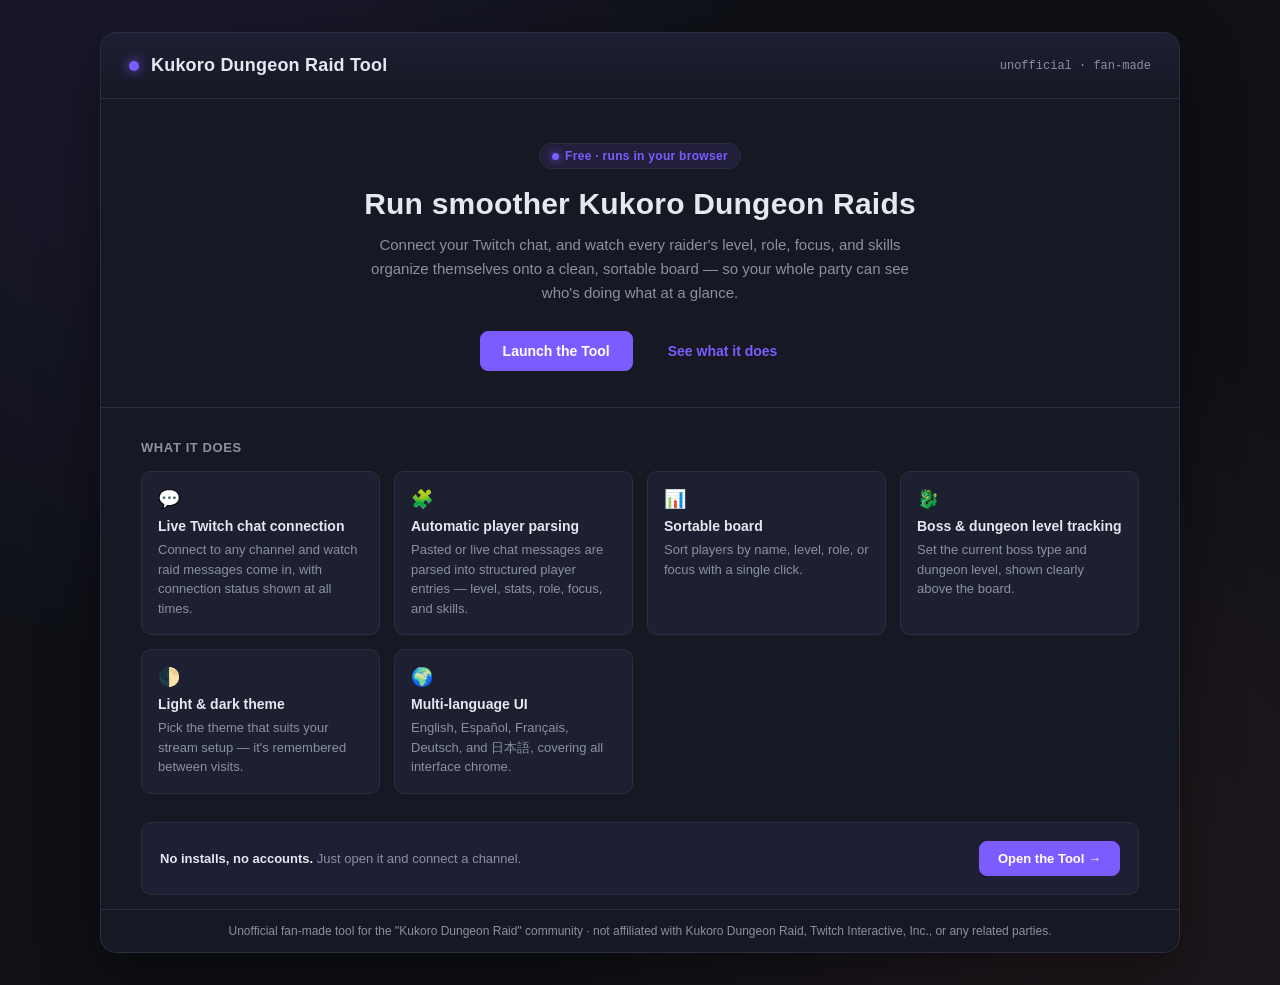
<file: index.html>
<!DOCTYPE html>
<html lang="en">
<head>
<meta charset="UTF-8">
<meta name="viewport" content="width=device-width, initial-scale=1">
<title>Kukoro Dungeon Raid Tool</title>
<meta name="description" content="A free companion tool for running Kukoro Dungeon Raid events on Twitch — live chat parsing, a sortable player board, and boss tracking.">

<link rel="stylesheet" href="style.css">
<style>
  /* ---- Landing-page-only additions ----
     Everything else (colors, .app shell, .section, buttons, .footer) is
     reused as-is from style.css so this page matches the tool exactly. */

  .hero {
    padding: 44px 40px 36px;
    text-align: center;
    border-bottom: 1px solid var(--border);
  }

  .hero-badge {
    display: inline-flex;
    align-items: center;
    gap: 6px;
    padding: 5px 12px;
    border-radius: 20px;
    background: rgba(124,92,255,0.1);
    border: 1px solid var(--border);
    color: var(--accent);
    font-size: 12px;
    font-weight: 700;
    letter-spacing: 0.3px;
    margin-bottom: 18px;
  }

  .hero-badge .dot {
    width: 7px;
    height: 7px;
    border-radius: 50%;
    background: var(--accent);
    box-shadow: 0 0 8px var(--accent);
  }

  .hero h1 {
    margin: 0 0 12px;
    font-size: 30px;
    font-weight: 700;
    letter-spacing: 0.2px;
  }

  .hero p.lede {
    max-width: 560px;
    margin: 0 auto 26px;
    color: var(--text-dim);
    font-size: 15px;
    line-height: 1.6;
  }

  .hero-actions {
    display: flex;
    justify-content: center;
    gap: 12px;
    flex-wrap: wrap;
  }

  .hero-actions a.primary,
  .hero-actions a.ghost {
    display: inline-flex;
    align-items: center;
    justify-content: center;
    width: auto;
    text-decoration: none;
    padding: 11px 22px;
    border-radius: 8px;
    font-size: 14px;
    font-weight: 600;
    border: 1px solid var(--border);
    transition: background 0.15s ease, transform 0.05s ease, border-color 0.15s ease;
  }

  .hero-actions a.primary {
    background: var(--accent);
    border-color: var(--accent);
    color: #fff;
  }

  .hero-actions a.primary:hover { background: #6c4cf0; }

  .hero-actions a.ghost {
    background: transparent;
    border-color: transparent;
    color: var(--accent);
  }

  .hero-actions a.ghost:hover { background: rgba(124,92,255,0.1); }

  .hero-actions a:active { transform: translateY(1px); }

  .content-body {
    padding: 32px 40px 8px;
  }

  .content-body h2 {
    margin: 0 0 16px;
    font-size: 13px;
    font-weight: 700;
    text-transform: uppercase;
    letter-spacing: 0.6px;
    color: var(--text-dim);
  }

  .feature-grid {
    display: grid;
    grid-template-columns: repeat(auto-fit, minmax(220px, 1fr));
    gap: 14px;
    margin-bottom: 8px;
  }

  .feature-card {
    background: var(--panel-2);
    border: 1px solid var(--border);
    border-radius: 10px;
    padding: 16px;
  }

  .feature-card .icon {
    font-size: 18px;
    margin-bottom: 8px;
    display: block;
  }

  .feature-card h3 {
    margin: 0 0 6px;
    font-size: 14px;
    font-weight: 600;
    color: var(--text);
  }

  .feature-card p {
    margin: 0;
    font-size: 13px;
    line-height: 1.5;
    color: var(--text-dim);
  }

  .cta-strip {
    margin: 28px 0 6px;
    padding: 18px;
    background: rgba(124,92,255,0.08);
    border: 1px solid var(--border);
    border-radius: 10px;
    display: flex;
    align-items: center;
    justify-content: space-between;
    gap: 16px;
    flex-wrap: wrap;
  }

  .cta-strip .text {
    font-size: 13px;
    color: var(--text-dim);
  }

  .cta-strip .text strong {
    color: var(--text);
  }

  .cta-strip a.primary {
    display: inline-flex;
    align-items: center;
    justify-content: center;
    width: auto;
    text-decoration: none;
    padding: 9px 18px;
    border-radius: 8px;
    font-size: 13px;
    font-weight: 600;
    background: var(--accent);
    border: 1px solid var(--accent);
    color: #fff;
    white-space: nowrap;
  }

  .cta-strip a.primary:hover { background: #6c4cf0; }

  @media (max-width: 600px) {
    .hero { padding: 32px 20px 28px; }
    .content-body { padding: 24px 20px 8px; }
    .hero h1 { font-size: 24px; }
  }
</style>
</head>

<body>

<div class="app">

  <div class="title-bar">
    <div class="mark"></div>
    <h1>Kukoro Dungeon Raid Tool</h1>
    <div class="sub">unofficial &middot; fan-made</div>
  </div>

  <div class="hero">
    <div class="hero-badge"><span class="dot"></span> Free &middot; runs in your browser</div>
    <h1>Run smoother Kukoro Dungeon Raids</h1>
    <p class="lede">Connect your Twitch chat, and watch every raider's level, role, focus, and skills organize themselves onto a clean, sortable board — so your whole party can see who's doing what at a glance.</p>
    <div class="hero-actions">
      <a class="primary" href="kukoro-tool/index.html">Launch the Tool</a>
      <a class="ghost" href="#features">See what it does</a>
    </div>
  </div>

  <div class="content-body" id="features">
    <h2>What it does</h2>
    <div class="feature-grid">
      <div class="feature-card">
        <span class="icon">💬</span>
        <h3>Live Twitch chat connection</h3>
        <p>Connect to any channel and watch raid messages come in, with connection status shown at all times.</p>
      </div>
      <div class="feature-card">
        <span class="icon">🧩</span>
        <h3>Automatic player parsing</h3>
        <p>Pasted or live chat messages are parsed into structured player entries — level, stats, role, focus, and skills.</p>
      </div>
      <div class="feature-card">
        <span class="icon">📊</span>
        <h3>Sortable board</h3>
        <p>Sort players by name, level, role, or focus with a single click.</p>
      </div>
      <div class="feature-card">
        <span class="icon">🐉</span>
        <h3>Boss &amp; dungeon level tracking</h3>
        <p>Set the current boss type and dungeon level, shown clearly above the board.</p>
      </div>
      <div class="feature-card">
        <span class="icon">🌓</span>
        <h3>Light &amp; dark theme</h3>
        <p>Pick the theme that suits your stream setup — it's remembered between visits.</p>
      </div>
      <div class="feature-card">
        <span class="icon">🌍</span>
        <h3>Multi-language UI</h3>
        <p>English, Español, Français, Deutsch, and 日本語, covering all interface chrome.</p>
      </div>
    </div>

    <div class="cta-strip">
      <div class="text"><strong>No installs, no accounts.</strong> Just open it and connect a channel.</div>
      <a class="primary" href="kukoro-tool/index.html">Open the Tool &rarr;</a>
    </div>
  </div>

  <div class="footer">
    Unofficial fan-made tool for the "Kukoro Dungeon Raid" community &middot; not affiliated with Kukoro Dungeon Raid, Twitch Interactive, Inc., or any related parties.
  </div>

</div>

</body>
</html>
</file>
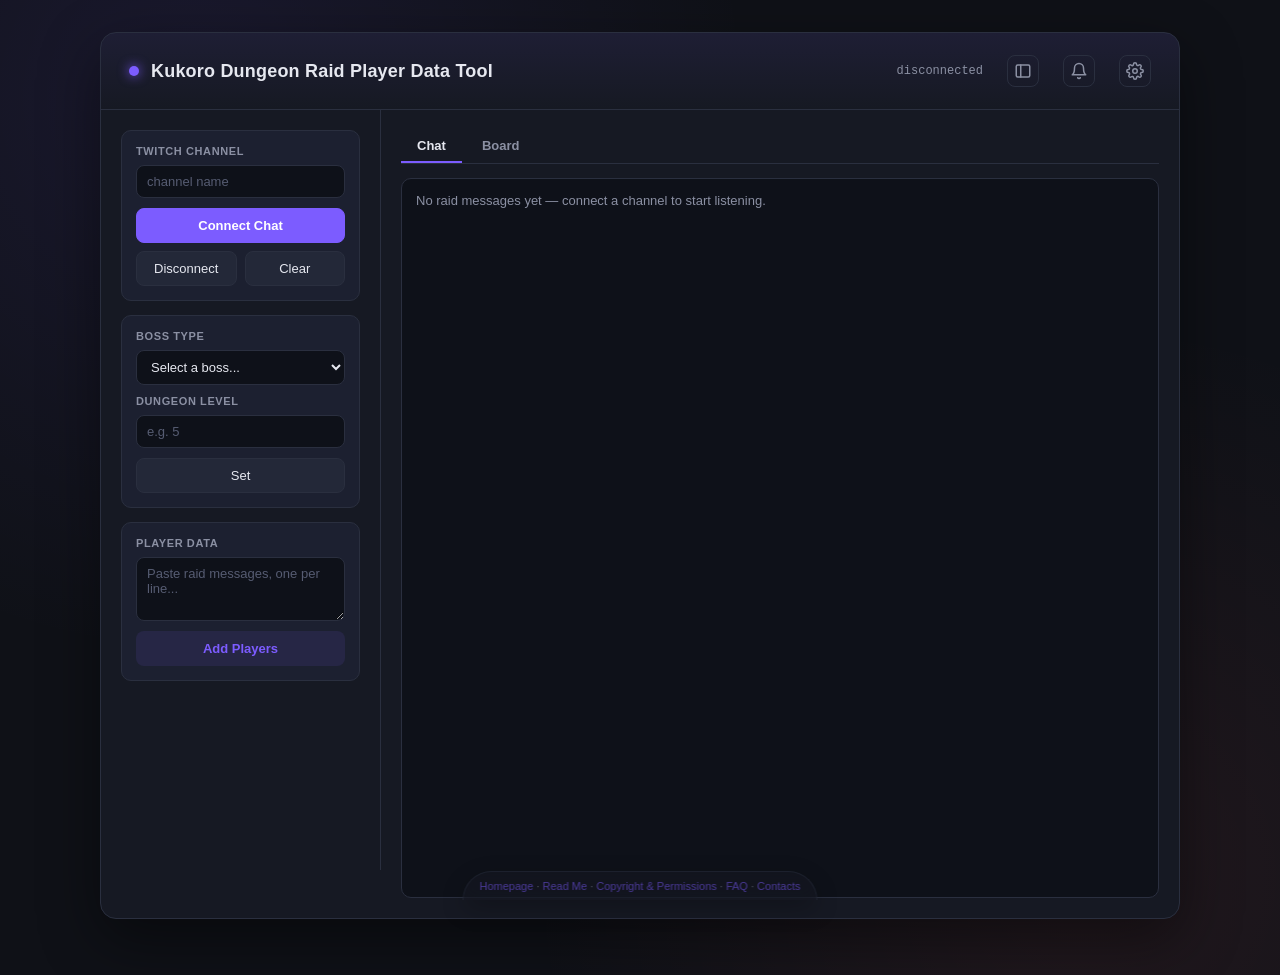
<file: kukoro-tool/index.html>
<!DOCTYPE html>
<html lang="en">
<head>
<meta charset="UTF-8">
<title>Kukoro Dungeon Raid Player Data Tool</title>

<link rel="stylesheet" href="style.css">
</head>

<body>

<div class="app">

  <div class="title-bar">
    <div class="mark"></div>
    <h1 data-i18n="app_title">Kukoro Dungeon Raid Player Data Tool</h1>
    <div class="sub" id="statusText">disconnected</div>
    <button class="icon-btn" onclick="toggleSidebar()" title="Toggle sidebar" aria-label="Toggle sidebar" data-i18n-title="toggle_sidebar_title" data-i18n-aria="toggle_sidebar_title">
      <svg viewBox="0 0 24 24" width="18" height="18" fill="none" stroke="currentColor" stroke-width="2" stroke-linecap="round" stroke-linejoin="round">
        <rect x="3" y="4" width="18" height="16" rx="2"></rect>
        <line x1="9" y1="4" x2="9" y2="20"></line>
      </svg>
    </button>
    <div class="bell-wrap">
      <button class="icon-btn" id="translationBellBtn" onclick="toggleNotifPanel()" title="Notifications" aria-label="Notifications" data-i18n-title="notifications_title" data-i18n-aria="notifications_title">
        <span class="notif-badge" id="bellNotifBadge"></span>
        <svg viewBox="0 0 24 24" width="18" height="18" fill="none" stroke="currentColor" stroke-width="2" stroke-linecap="round" stroke-linejoin="round">
          <path d="M18 8a6 6 0 0 0-12 0c0 7-3 9-3 9h18s-3-2-3-9"></path>
          <path d="M13.73 21a2 2 0 0 1-3.46 0"></path>
        </svg>
      </button>

      <div class="notif-panel" id="notifPanel">
        <div class="notif-panel-header">
          <span data-i18n="notifications_panel_title">Notifications</span>
          <button class="notif-clear-btn" id="notifClearBtn" onclick="clearAllNotifications()" data-i18n="notifications_clear_btn">Clear all</button>
        </div>
        <div class="notif-list" id="notifList"></div>
      </div>
    </div>
    <button class="icon-btn" onclick="openSettings()" title="Settings" aria-label="Settings" data-i18n-title="settings_title" data-i18n-aria="settings_title">
      <svg viewBox="0 0 24 24" width="18" height="18" fill="none" stroke="currentColor" stroke-width="2" stroke-linecap="round" stroke-linejoin="round">
        <circle cx="12" cy="12" r="3"></circle>
        <path d="M19.4 15a1.65 1.65 0 0 0 .33 1.82l.06.06a2 2 0 1 1-2.83 2.83l-.06-.06a1.65 1.65 0 0 0-1.82-.33 1.65 1.65 0 0 0-1 1.51V21a2 2 0 0 1-4 0v-.09A1.65 1.65 0 0 0 9 19.4a1.65 1.65 0 0 0-1.82.33l-.06.06a2 2 0 1 1-2.83-2.83l.06-.06a1.65 1.65 0 0 0 .33-1.82 1.65 1.65 0 0 0-1.51-1H3a2 2 0 0 1 0-4h.09A1.65 1.65 0 0 0 4.6 9a1.65 1.65 0 0 0-.33-1.82l-.06-.06a2 2 0 1 1 2.83-2.83l.06.06a1.65 1.65 0 0 0 1.82.33H9a1.65 1.65 0 0 0 1-1.51V3a2 2 0 0 1 4 0v.09a1.65 1.65 0 0 0 1 1.51 1.65 1.65 0 0 0 1.82-.33l.06-.06a2 2 0 1 1 2.83 2.83l-.06.06a1.65 1.65 0 0 0-.33 1.82V9a1.65 1.65 0 0 0 1.51 1H21a2 2 0 0 1 0 4h-.09a1.65 1.65 0 0 0-1.51 1z"></path>
      </svg>
    </button>
  </div>

  <div class="main-area">

    <!-- SIDEBAR -->
    <div class="sidebar">

      <div class="section">
        <div class="field-label" data-i18n="twitch_channel_label">Twitch Channel</div>
        <input id="channelInput" type="text" placeholder="channel name" data-i18n-placeholder="channel_placeholder">
        <button class="primary" onclick="connect()" data-i18n="connect_chat_btn">Connect Chat</button>
        <div class="button-row">
          <button class="danger" onclick="disconnect()" data-i18n="disconnect_btn">Disconnect</button>
          <button class="danger" onclick="resetTool()" data-i18n="clear_btn">Clear</button>
        </div>
      </div>

      <div class="section">
        <div class="field-label" data-i18n="boss_type_label">Boss Type</div>
        <select id="bossTypeSelect" onchange="onBossTypeSelectChange()">
          <option value="" data-i18n="select_boss_option">Select a boss...</option>
          <option value="Bat">Bat</option>
          <option value="Cyclops">Cyclops</option>
          <option value="Dragon">Dragon</option>
          <option value="Gargoyle">Gargoyle</option>
          <option value="Goblin">Goblin</option>
          <option value="Gorgon">Gorgon</option>
          <option value="Imp">Imp</option>
          <option value="Lizard">Lizard</option>
          <option value="Minotaur">Minotaur</option>
          <option value="Orc">Orc</option>
          <option value="Shadow">Shadow</option>
          <option value="Skeleton">Skeleton</option>
          <option value="Slime">Slime</option>
          <option value="Spider">Spider</option>
          <option value="Troll">Troll</option>
          <option value="WereWolf">WereWolf</option>
          <option value="Wolf">Wolf</option>
          <option value="Zombie">Zombie</option>
          <option value="__custom__" data-i18n="boss_custom_option">Other (type your own)...</option>
        </select>
        <input id="bossTypeCustomInput" type="text" placeholder="Enter custom boss type" style="display:none;" data-i18n-placeholder="boss_custom_placeholder">

        <div class="field-label" style="margin-top:10px;" data-i18n="dungeon_level_label">Dungeon Level</div>
        <input id="dungeonLevelInput" type="number" min="1" step="1" placeholder="e.g. 5" data-i18n-placeholder="dungeon_level_placeholder">

        <button onclick="setBossType()" data-i18n="set_btn">Set</button>
      </div>

      <div class="section">
        <div class="field-label" data-i18n="player_data_label">Player Data</div>
        <textarea id="playerDataInput" placeholder="Paste raid messages, one per line..." data-i18n-placeholder="player_data_placeholder"></textarea>
        <button class="ghost" style="background:rgba(124,92,255,0.1)" onclick="addPlayersFromTextarea()" data-i18n="add_players_btn">Add Players</button>

      </div>

    </div>

    <!-- MAIN CONTENT -->
    <div class="content">
      <div class="tabs">
        <button class="tab-btn active" id="tabBtnChat" onclick="switchTab('chat')" data-i18n="tab_chat">Chat</button>
        <button class="tab-btn" id="tabBtnBoard" onclick="switchTab('board')" data-i18n="tab_board">Board</button>
      </div>

      <div id="chatPanel" class="panel active">
        <div id="chat" class="chat"></div>
      </div>

      <div id="boardPanel" class="panel">
        <div id="bossTypeDisplay" class="boss-type-display" style="display:none;">
          <span id="bossTypeGroup" style="display:inline-flex; align-items:center; gap:8px;">
            <span class="field-label" style="margin:0;" data-i18n="boss_label">Boss</span>
            <span id="bossTypeValue"></span>
          </span>
          <span id="dungeonLevelDisplay" style="display:none; align-items:center; gap:8px;">
            <span class="field-label" style="margin:0 0 0 10px;" data-i18n="dungeon_level_label">Dungeon Level</span>
            <span id="dungeonLevelValue"></span>
          </span>
        </div>
        <div class="board-header">
          <div class="sort-header" id="sortHeader-name" onclick="toggleSort('name')"><span data-i18n="header_players">Players</span> <span id="playerCount"></span><span class="sort-arrow"></span></div>
          <div class="sort-header" id="sortHeader-level" onclick="toggleSort('level')"><span data-i18n="header_level">Level</span><span class="sort-arrow"></span></div>
          <div data-i18n="header_stats">Stats</div>
          <div class="sort-header" id="sortHeader-role" onclick="toggleSort('role')"><span data-i18n="header_role">Role</span><span class="sort-arrow"></span></div>
          <div class="sort-header" id="sortHeader-focus" onclick="toggleSort('focus')"><span data-i18n="header_focus">Focus</span><span class="sort-arrow"></span></div>
          <div data-i18n="header_skills">Skills</div>
        </div>
        <div id="board" class="board"></div>
      </div>
    </div>

  </div>

</div>

<div class="footer-island" data-i18n-html="footer_html">
  <a href="https://www.damr.site/" target="_blank" rel="noopener noreferrer">Homepage</a> · <a href="#" onclick="openToolReadme(); return false;">Read Me</a> · <a href="#" onclick="readMe(); return false;">Copyright &amp; Permissions</a> · <a href="#" onclick="openFaq(); return false;">FAQ</a> · <a href="#" onclick="openContacts(); return false;">Contacts</a>
</div>

<!-- FAQ MODAL -->
<div class="modal-overlay" id="faqOverlay" onclick="if(event.target===this) closeFaq()">
  <div class="modal">
    <div class="modal-header">
      <h2 data-i18n="faq_title">FAQ</h2>
      <button class="icon-btn" onclick="closeFaq()" aria-label="Close FAQ" data-i18n-aria="close_faq_aria">
        <svg viewBox="0 0 24 24" width="16" height="16" fill="none" stroke="currentColor" stroke-width="2" stroke-linecap="round" stroke-linejoin="round">
          <line x1="18" y1="6" x2="6" y2="18"></line>
          <line x1="6" y1="6" x2="18" y2="18"></line>
        </svg>
      </button>
    </div>

    <div class="section faq-body">
      <div class="faq-item">
        <div class="faq-q" data-i18n="faq_q1">How do I start tracking a raid?</div>
        <div class="faq-a" data-i18n="faq_a1">Enter a Twitch channel name that you would like to track in the sidebar and click "Connect Chat". Once connected, raid messages will appear in the Chat tab and matching players will be added to the Board automatically.</div>
      </div>

      <div class="faq-item">
        <div class="faq-q" data-i18n="faq_q2">Why aren't players showing up on the Board?</div>
        <div class="faq-a" data-i18n="faq_a2">Make sure you're connected to the correct channel and that chat messages follow the expected raid message format. You can also paste raid messages directly into the "Player Data" box and click "Add Players" to add them manually.</div>
      </div>

      <div class="faq-item">
        <div class="faq-q" data-i18n="faq_q3">Can I set a boss type and dungeon level?</div>
        <div class="faq-a" data-i18n="faq_a3">Yes. Choose a boss from the dropdown (or enter a custom one), set the dungeon level, and click "Set" to display them at the top of the Board tab.</div>
      </div>

      <div class="faq-item">
        <div class="faq-q" data-i18n="faq_q4">What does "Export Board Text" do?</div>
        <div class="faq-a" data-i18n="faq_a4">It collects roles, focuses, and skills currently shown on the Board so they can be translated or reviewed elsewhere. Found under Settings.</div>
      </div>

      <div class="faq-item">
        <div class="faq-q" data-i18n="faq_q5">How do I clear everything and start over?</div>
        <div class="faq-a" data-i18n="faq_a5">The website automatically tracks the end of the raid, and clears the board. For manual clear,
click "Disconnect" to leave the channel, then "Clear" to reset the chat log and Board.</div>
      </div>
    </div>
  </div>
</div>

<!-- CONTACTS MODAL -->
<div class="modal-overlay" id="contactsOverlay" onclick="if(event.target===this) closeContacts()">
  <div class="modal">
    <div class="modal-header">
      <h2 data-i18n="contacts_title">Contacts</h2>
      <button class="icon-btn" onclick="closeContacts()" aria-label="Close Contacts" data-i18n-aria="close_contacts_aria">
        <svg viewBox="0 0 24 24" width="16" height="16" fill="none" stroke="currentColor" stroke-width="2" stroke-linecap="round" stroke-linejoin="round">
          <line x1="18" y1="6" x2="6" y2="18"></line>
          <line x1="6" y1="6" x2="18" y2="18"></line>
        </svg>
      </button>
    </div>

    <div class="section">
      <div class="contact-item">
        <span class="contact-name" data-i18n="contact_twitch">Twitch</span>
        <a href="https://twitch.tv/damr66" target="_blank" rel="noopener noreferrer">twitch.tv/damr66</a>
      </div>
      <div class="contact-item">
        <span class="contact-name" data-i18n="contact_discord">Discord</span>
        <span class="contact-value">damr</span>
      </div>
    </div>
  </div>
</div>

<!-- SETTINGS MODAL -->
<div class="modal-overlay" id="settingsOverlay" onclick="if(event.target===this) closeSettings()">
  <div class="modal">
    <div class="modal-header">
      <h2 data-i18n="settings_title">Settings</h2>
      <button class="icon-btn" onclick="closeSettings()" aria-label="Close settings" data-i18n-aria="close_settings_aria">
        <svg viewBox="0 0 24 24" width="16" height="16" fill="none" stroke="currentColor" stroke-width="2" stroke-linecap="round" stroke-linejoin="round">
          <line x1="18" y1="6" x2="6" y2="18"></line>
          <line x1="6" y1="6" x2="18" y2="18"></line>
        </svg>
      </button>
    </div>

    <div class="section">
      <div class="field-label" data-i18n="theme_label">Theme</div>
      <button id="themeToggleBtn" onclick="toggleDarkMode()">Toggle Theme</button>
    </div>

    <div class="section">
      <div class="field-label" data-i18n="board_text_log_label">Board Text (for translation)</div>
      <button id="exportBoardTextBtn" onclick="exportBoardTextLog()">
        <span data-i18n="export_board_text_btn">Export Board Text</span><span class="export-badge" id="exportBadge" style="display:none;"></span>
      </button>
    </div>

    <div class="section">
      <div class="field-label" data-i18n="language_label">Language</div>
      <select id="languageSelect" onchange="changeLanguage(this.value)">
        <option value="en">English</option>
        <option value="es">Español</option>
        <option value="fr">Français</option>
        <option value="de">Deutsch</option>
        <option value="ja">日本語</option>
      </select>
    </div>
  </div>
</div>

<!-- TOOL README MODAL -->
<div class="modal-overlay" id="toolReadmeOverlay" onclick="if(event.target===this) closeToolReadme()">
  <div class="modal">
    <div class="modal-header">
      <h2 data-i18n="tool_readme_title">Read Me</h2>
      <button class="icon-btn" onclick="closeToolReadme()" aria-label="Close Read Me" data-i18n-aria="close_tool_readme_aria">
        <svg viewBox="0 0 24 24" width="16" height="16" fill="none" stroke="currentColor" stroke-width="2" stroke-linecap="round" stroke-linejoin="round">
          <line x1="18" y1="6" x2="6" y2="18"></line>
          <line x1="6" y1="6" x2="18" y2="18"></line>
        </svg>
      </button>
    </div>

    <div class="section readme-body">
      <h3>Kukoro Dungeon Raid Player Data Tool</h3>
      <p>A web tool that makes running a Kukoro Dungeon Raid on Twitch more comfortable for everyone.</p>
      <p>It connects to a Twitch channel's chat, parses the raid messages players post (level, stats, role, focus, skills), and lays them out on a clean, sortable board so the whole party can see who's doing what at a glance.</p>

      <h3>Features</h3>
      <ul>
        <li>Live Twitch chat connection — connect to any channel and watch raid messages come in, with connection status shown at all times.</li>
        <li>Automatic player parsing — pastes or live chat messages are parsed into structured player entries (level, stats, role, focus, skills) and added to the board.</li>
        <li>Sortable board — sort players by name, level, role, or focus with a click.</li>
        <li>Boss / Dungeon Level tracking — set the current boss type (pick from a list or type your own) and dungeon level, shown above the board.</li>
        <li>Manual editing — add, edit, or remove players by hand; click a player's name or a skill to highlight it red/green.</li>
        <li>Notifications — a bell icon surfaces things that need attention.</li>
        <li>Light/dark theme, remembered between visits.</li>
        <li>Multi-language UI — English, Español, Français, Deutsch, and 日本語, covering all interface chrome (labels, buttons, tooltips, alerts).</li>
        <li>Board text translation workflow — the board also displays free-text pulled straight from raid chat (role/focus/skill descriptions) that isn't part of the UI dictionary. The tool tracks which of these strings are already known (via <code>board_translations.js</code>) versus still pending, and hands to a translator.</li>
        <li>Works fully offline / from disk — all scripts are loaded as plain <code>&lt;script&gt;</code> tags, so the tool works even when <code>index.html</code> is opened directly as a local file, not just when served over http(s).</li>
      </ul>
    </div>
  </div>
</div>

<!-- READ ME MODAL -->
<div class="modal-overlay" id="readmeOverlay" onclick="if(event.target===this) closeReadme()">
  <div class="modal">
    <div class="modal-header">
      <h2 data-i18n="readme_title">Read Me</h2>
      <button class="icon-btn" onclick="closeReadme()" aria-label="Close Read Me" data-i18n-aria="close_readme_aria">
        <svg viewBox="0 0 24 24" width="16" height="16" fill="none" stroke="currentColor" stroke-width="2" stroke-linecap="round" stroke-linejoin="round">
          <line x1="18" y1="6" x2="6" y2="18"></line>
          <line x1="6" y1="6" x2="18" y2="18"></line>
        </svg>
      </button>
    </div>

    <div class="section readme-body">
      <h3>Copyright &amp; Permissions</h3>
      <p>Copyright &copy; 2026 the Kukoro Dungeon Raid Player Data Tool contributors.</p>
      <p>Permission is hereby granted, free of charge, to any person obtaining a copy of this software and associated documentation files (the "Software"), to deal in the Software without restriction, including without limitation the rights to use, copy, modify, merge, publish, distribute, sublicense, and/or sell copies of the Software, and to permit persons to whom the Software is furnished to do so, subject to the following conditions:</p>
      <p>The above copyright notice and this permission notice shall be included in all copies or substantial portions of the Software.</p>
      <p>THE SOFTWARE IS PROVIDED "AS IS", WITHOUT WARRANTY OF ANY KIND, EXPRESS OR IMPLIED, INCLUDING BUT NOT LIMITED TO THE WARRANTIES OF MERCHANTABILITY, FITNESS FOR A PARTICULAR PURPOSE AND NONINFRINGEMENT. IN NO EVENT SHALL THE AUTHORS OR COPYRIGHT HOLDERS BE LIABLE FOR ANY CLAIM, DAMAGES OR OTHER LIABILITY, WHETHER IN AN ACTION OF CONTRACT, TORT OR OTHERWISE, ARISING FROM, OUT OF OR IN CONNECTION WITH THE SOFTWARE OR THE USE OR OTHER DEALINGS IN THE SOFTWARE.</p>

      <h3>Not affiliated</h3>
      <p>This is an unofficial, fan-made companion tool for organizing "Kukoro Dungeon Raid" community events on Twitch. It is not affiliated with, endorsed by, or sponsored by the creators of Kukoro Dungeon Raid, Twitch Interactive, Inc., or any related parties. All game names, trademarks, and in-game terminology referenced (boss names, skill text, etc.) belong to their respective owners and are used here only for identification and interoperability purposes.</p>

      <h3>Third-party data</h3>
      <p>Player-submitted chat messages parsed by this tool remain the property of the players who wrote them. This tool does not claim ownership over any in-game text, player names, or chat content it displays or processes.</p>
    </div>
  </div>
</div>

<script src="patterns.js"></script>
<script src="board_translations.js"></script>
<script src="skill_translations.js"></script>
<script src="script.js"></script>

</body>
</html>
</file>
<file: style.css>
:root {
    --bg: #0f1117;
    --panel: #161923;
    --panel-2: #1c2030;
    --border: #2a2f3f;
    --text: #e6e8f0;
    --text-dim: #8b90a3;
    --accent: #7c5cff;
    --accent-2: #ff6b6b;
    --success: #35d68f;
    --input-bg: #0e1119;
    --placeholder: #565c72;
    --button-bg: #232838;
    --button-bg-hover: #2a3044;
    --button-border-hover: #3a4159;
    --shadow: rgba(0,0,0,0.45);
    --shadow-modal: rgba(0,0,0,0.5);
    --overlay: rgba(0,0,0,0.6);
    --surface-hover: rgba(255,255,255,0.03);
    --row-hover: rgba(255,255,255,0.06);
    --bg-glow-1: rgba(124,92,255,0.10);
    --bg-glow-2: rgba(255,107,107,0.08);
    --title-glow: rgba(124,92,255,0.08);
    --warn: #e0c341;
  }

  /* Light theme overrides. Toggled via the Settings > Theme button, which
     sets data-theme="light" on <html> and persists the choice to
     localStorage so it's restored on the next visit. Built as its own
     palette rather than an inverted dark theme: a soft lavender-tinted
     canvas, a bright white app shell that lifts off it with a colored
     shadow, and cards/inputs a shade apart from each other for depth. */
  :root[data-theme="light"] {
    --bg: #e9ebf5;
    --panel: #ffffff;
    --panel-2: #f2f3fa;
    --border: #dee1ee;
    --text: #1f2130;
    --text-dim: #6b7086;
    --accent: #6d42f5;
    --accent-2: #e2505b;
    --success: #16966d;
    --input-bg: #fbfbfe;
    --placeholder: #9aa0b8;
    --button-bg: #f0f1f8;
    --button-bg-hover: #e6e8f4;
    --button-border-hover: #c9cce3;
    --shadow: rgba(83,66,159,0.16);
    --shadow-modal: rgba(58,46,110,0.22);
    --overlay: rgba(30,26,50,0.4);
    --surface-hover: rgba(70,55,150,0.04);
    --row-hover: rgba(70,55,150,0.06);
    --bg-glow-1: rgba(124,92,255,0.10);
    --bg-glow-2: rgba(255,107,107,0.08);
    --title-glow: rgba(124,92,255,0.10);
    --warn: #b8860a;
  }

  * { box-sizing: border-box; }

  body {
    margin: 0;
    background: var(--bg);
    background-image:
      radial-gradient(circle at 15% 10%, var(--bg-glow-1), transparent 40%),
      radial-gradient(circle at 85% 90%, var(--bg-glow-2), transparent 40%);
    font-family: 'Inter', -apple-system, BlinkMacSystemFont, 'Segoe UI', sans-serif;
    color: var(--text);
    display: flex;
    justify-content: center;
    padding: 32px 16px;
    min-height: 100vh;
  }

  .app {
    width: 100%;
    max-width: 1080px;
    background: var(--panel);
    border: 1px solid var(--border);
    border-radius: 16px;
    overflow: hidden;
    box-shadow: 0 20px 60px var(--shadow);
    display: flex;
    flex-direction: column;
  }

  .title-bar {
    padding: 22px 28px;
    border-bottom: 1px solid var(--border);
    display: flex;
    align-items: center;
    gap: 12px;
    background: linear-gradient(180deg, var(--title-glow), transparent);
  }

  .title-bar .mark {
    width: 10px;
    height: 10px;
    border-radius: 50%;
    background: var(--accent);
    box-shadow: 0 0 12px var(--accent);
  }

  .title-bar h1 {
    margin: 0;
    font-size: 18px;
    font-weight: 600;
    letter-spacing: 0.2px;
  }

  .title-bar .sub {
    margin-left: auto;
    font-size: 12px;
    color: var(--text-dim);
    font-family: 'SFMono-Regular', Consolas, monospace;
  }

  .main-area {
    display: flex;
  }

  .sidebar {
    width: 280px;
    padding: 20px;
    border-right: 1px solid var(--border);
    overflow-y: auto;
    max-height: 760px;
    background: var(--panel);
    flex-shrink: 0;
    transition: width 0.2s ease, padding 0.2s ease, border-color 0.2s ease;
    overflow-x: hidden;
  }

  .sidebar.collapsed {
    width: 0;
    padding-left: 0;
    padding-right: 0;
    border-right-color: transparent;
  }

  .sidebar.collapsed > * {
    display: none;
  }

  .section {
    background: var(--panel-2);
    border: 1px solid var(--border);
    border-radius: 10px;
    padding: 14px;
    margin-bottom: 14px;
  }

  .field-label {
    font-size: 11px;
    font-weight: 600;
    text-transform: uppercase;
    letter-spacing: 0.6px;
    color: var(--text-dim);
    margin-bottom: 8px;
  }

  .field-label .value {
    color: var(--text);
    font-weight: 700;
    text-transform: none;
    letter-spacing: 0;
    margin-left: 6px;
  }

  textarea, input {
    display: block;
    width: 100%;
    background: var(--input-bg);
    color: var(--text);
    border: 1px solid var(--border);
    border-radius: 8px;
    padding: 8px 10px;
    font-family: inherit;
    font-size: 13px;
    resize: vertical;
    margin-bottom: 10px;
  }

  textarea { height: 64px; }

  textarea::placeholder, input::placeholder { color: var(--placeholder); }

  textarea:focus, input:focus, button:focus-visible {
    outline: none;
    border-color: var(--accent);
    box-shadow: 0 0 0 3px rgba(124,92,255,0.25);
  }

  button {
    display: block;
    width: 100%;
    padding: 9px 0;
    background: var(--button-bg);
    color: var(--text);
    border: 1px solid var(--border);
    border-radius: 8px;
    font-family: inherit;
    font-size: 13px;
    font-weight: 500;
    cursor: pointer;
    transition: background 0.15s ease, transform 0.05s ease, border-color 0.15s ease;
    margin-bottom: 8px;
  }

  button:last-child { margin-bottom: 0; }

  button:hover {
    background: var(--button-bg-hover);
    border-color: var(--button-border-hover);
  }

  button:active {
    transform: translateY(1px);
  }

  button.primary {
    background: var(--accent);
    border-color: var(--accent);
    color: #fff;
    font-weight: 600;
  }

  button.primary:hover {
    background: #6c4cf0;
  }

  button.ghost {
    background: transparent;
    border-color: transparent;
    color: var(--accent);
    font-weight: 600;
  }

  button.ghost:hover {
    background: rgba(124,92,255,0.1);
  }

  button.danger:hover {
    border-color: var(--accent-2);
    color: var(--accent-2);
  }

  .button-row {
    display: flex;
    gap: 8px;
  }

  .button-row button {
    margin-bottom: 0;
  }

  .icon-btn {
    position: relative;
    display: flex;
    align-items: center;
    justify-content: center;
    width: 32px;
    height: 32px;
    padding: 0;
    margin: 0 0 0 12px;
    background: transparent;
    border: 1px solid var(--border);
    border-radius: 8px;
    color: var(--text-dim);
    cursor: pointer;
    transition: color 0.15s ease, border-color 0.15s ease, background 0.15s ease;
  }

  .icon-btn:hover {
    color: var(--text);
    border-color: var(--accent);
    background: rgba(124,92,255,0.1);
  }

  /* Small red counter shown on the Settings gear once new, un-exported
     board text (roles/focuses/skills) has been logged, and again next to
     the export button itself — both hidden until there's something new. */
  .notif-badge {
    display: none;
    position: absolute;
    top: -6px;
    right: -6px;
    min-width: 16px;
    height: 16px;
    padding: 0 4px;
    border-radius: 8px;
    background: var(--accent-2);
    color: #fff;
    font-size: 10px;
    font-weight: 700;
    line-height: 16px;
    text-align: center;
    pointer-events: none;
  }

  .notif-badge.visible {
    display: block;
  }

  /* The bell's icon (and border) picks up the same red as its badge while
     something new is waiting, so it reads as "lit up" even before you spot
     the number — same idea as an unread-mail icon. */
  #translationBellBtn.has-notifications {
    color: var(--accent-2);
    border-color: var(--accent-2);
  }

  .export-badge {
    display: inline-block;
    margin-left: 6px;
    padding: 1px 6px;
    border-radius: 10px;
    background: var(--accent-2);
    color: #fff;
    font-size: 11px;
    font-weight: 700;
  }

  /* Bell button + its notification dropdown. The wrapper is the positioning
     context so the panel hangs directly under the bell instead of being
     centered on screen like the Settings modal. */
  .bell-wrap {
    position: relative;
  }

  .notif-panel {
    display: none;
    position: absolute;
    top: calc(100% + 8px);
    right: 0;
    width: 320px;
    max-height: 380px;
    background: var(--panel);
    border: 1px solid var(--border);
    border-radius: 12px;
    box-shadow: 0 20px 60px var(--shadow-modal);
    z-index: 100;
    flex-direction: column;
    overflow: hidden;
  }

  .notif-panel.open {
    display: flex;
  }

  .notif-panel-header {
    display: flex;
    align-items: center;
    justify-content: space-between;
    padding: 12px 14px;
    border-bottom: 1px solid var(--border);
    font-size: 13px;
    font-weight: 600;
    flex-shrink: 0;
  }

  .notif-clear-btn {
    display: inline-block;
    width: auto;
    background: none;
    border: none;
    padding: 0;
    margin: 0;
    color: var(--text-dim);
    font-size: 11px;
    font-weight: 600;
    cursor: pointer;
    transition: color 0.15s ease;
  }

  .notif-clear-btn:hover {
    background: none;
    border-color: transparent;
    color: var(--accent-2);
  }

  .notif-list {
    overflow-y: auto;
  }

  /* Newest notification is always prepended, so top-of-list == most recent
     with no separate grouping/sorting logic needed at render time. */
  .notif-item {
    display: flex;
    flex-direction: column;
    gap: 3px;
    padding: 10px 14px;
    border-bottom: 1px solid var(--border);
  }

  .notif-item:last-child {
    border-bottom: none;
  }

  .notif-item-text {
    font-size: 13px;
    color: var(--text);
    line-height: 1.4;
  }

  .notif-item-time {
    font-size: 11px;
    color: var(--text-dim);
  }

  .notif-empty {
    padding: 24px 14px;
    text-align: center;
    font-size: 12px;
    color: var(--text-dim);
  }

  .modal-overlay {
    display: none;
    position: fixed;
    inset: 0;
    background: var(--overlay);
    align-items: center;
    justify-content: center;
    z-index: 100;
  }

  .modal-overlay.open {
    display: flex;
  }

  .modal {
    width: 320px;
    background: var(--panel);
    border: 1px solid var(--border);
    border-radius: 12px;
    padding: 20px;
    box-shadow: 0 20px 60px var(--shadow-modal);
  }

  .modal-header {
    display: flex;
    align-items: center;
    justify-content: space-between;
    margin-bottom: 16px;
  }

  .modal-header h2 {
    margin: 0;
    font-size: 15px;
    font-weight: 600;
  }

  .modal .section {
    margin-bottom: 12px;
  }

  .modal .section:last-child {
    margin-bottom: 0;
  }

  select {
    display: block;
    width: 100%;
    background: var(--input-bg);
    color: var(--text);
    border: 1px solid var(--border);
    border-radius: 8px;
    padding: 8px 10px;
    font-family: inherit;
    font-size: 13px;
  }

  select:focus {
    outline: none;
    border-color: var(--accent);
    box-shadow: 0 0 0 3px rgba(124,92,255,0.25);
  }

  .content {
    flex: 1;
    padding: 20px;
    display: flex;
    flex-direction: column;
  }

  .tabs {
    display: flex;
    gap: 4px;
    margin-bottom: 14px;
    border-bottom: 1px solid var(--border);
  }

  .tab-btn {
    display: inline-block;
    width: auto;
    margin: 0;
    padding: 8px 16px;
    background: transparent;
    border: none;
    border-bottom: 2px solid transparent;
    border-radius: 0;
    color: var(--text-dim);
    font-weight: 600;
  }

  .tab-btn:hover {
    background: rgba(124,92,255,0.08);
    color: var(--text);
  }

  .tab-btn.active {
    color: var(--text);
    border-bottom-color: var(--accent);
  }

  .panel {
    display: none;
    flex: 1;
  }

  .panel.active {
    display: block;
  }

  .chat-name {
    color: var(--accent-2);
    font-weight: 700;
    margin-right: 4px;
  }

  .board {
    height: 720px;
    overflow-y: auto;
    border: 1px solid var(--border);
    border-radius: 10px;
    padding: 14px;
    background: var(--input-bg);
    display: flex;
    flex-direction: column;
    gap: 8px;
  }

  .board:empty::before {
    content: "No players yet — they'll appear here once detected in chat or added manually.";
    color: var(--text-dim);
    font-size: 13px;
  }

  .boss-type-display {
    display: flex;
    align-items: center;
    gap: 8px;
    padding: 8px 14px;
    margin-bottom: 12px;
    background: rgba(124,92,255,0.1);
    border: 1px solid var(--border);
    border-radius: 8px;
    font-size: 14px;
    font-weight: 700;
    color: var(--accent);
    width: fit-content;
  }

  .board-header, .player-row {
    display: grid;
    grid-template-columns: 118px 42px 122px 80px 70px 1.6fr;
    gap: 10px;
    align-items: center;
  }

  .board-header {
    padding: 0 14px 8px 14px;
    border-bottom: 1px solid var(--border);
    font-size: 11px;
    font-weight: 600;
    text-transform: uppercase;
    letter-spacing: 0.6px;
    color: var(--text-dim);
  }

  .sort-header {
    cursor: pointer;
    user-select: none;
    display: flex;
    align-items: center;
    gap: 4px;
    transition: color 0.15s ease;
  }

  .sort-header:hover {
    color: var(--text);
  }

  .sort-header.active {
    color: var(--accent);
  }

  .sort-arrow {
    font-size: 9px;
    line-height: 1;
    width: 8px;
    display: inline-block;
  }

  .player-row {
    position: relative;
    background: var(--panel-2);
    border: 1px solid var(--border);
    border-radius: 8px;
    padding: 10px 66px 10px 14px;
  }

  .player-row.player-row-out {
    background: rgba(255,107,107,0.12);
    border-color: rgba(255,107,107,0.35);
  }

  .row-action-btn {
    position: absolute;
    top: 50%;
    transform: translateY(-50%);
    width: 24px;
    height: 24px;
    padding: 0;
    margin: 0;
    display: flex;
    align-items: center;
    justify-content: center;
    background: var(--surface-hover);
    border: 1px solid var(--border);
    border-radius: 6px;
    color: var(--text-dim);
    cursor: pointer;
    transition: color 0.15s ease, border-color 0.15s ease, background 0.15s ease;
  }

  .edit-row-btn {
    right: 38px;
  }

  .edit-row-btn:hover {
    color: var(--accent);
    border-color: var(--accent);
    background: rgba(124,92,255,0.1);
  }

  .remove-row-btn {
    right: 8px;
  }

  .remove-row-btn:hover {
    color: var(--accent-2);
    border-color: var(--accent-2);
    background: rgba(255,107,107,0.1);
  }

  .player-row.add-row {
    padding-right: 14px;
  }

  .player-row .player-name {
    font-weight: 700;
    font-size: 13px;
    display: inline-block;
    padding: 3px 5px;
    border-radius: 5px;
    cursor: pointer;
    min-width: 0;
    max-width: 100%;
    overflow: hidden;
    text-overflow: ellipsis;
    white-space: nowrap;
    vertical-align: middle;
  }

  .player-row .player-name.name-green {
    color: var(--success);
  }

  .player-row .player-name.name-red {
    color: var(--accent-2);
  }

  .player-row .player-level {
    font-size: 13px;
    font-weight: 600;
    color: var(--text);
  }

  .player-row .player-level.level-low {
    color: var(--success);
  }

  .player-row .player-level.level-mid {
    color: var(--warn);
  }

  .player-row .player-level.level-high {
    color: var(--accent-2);
  }

  .player-row .player-stats {
    font-size: 12px;
    color: var(--text-dim);
  }

  .player-row .player-role {
    font-size: 13px;
  }

  .player-row .player-focus {
    font-size: 12px;
    color: var(--text-dim);
    text-transform: capitalize;
  }

  .player-row .player-focus.has-focus {
    color: var(--success);
  }

  .player-row .player-focus.mixed-focus {
    color: var(--warn);
  }

  .player-row .player-skills {
    font-size: 12px;
    color: var(--text);
    line-height: 1.5;
  }

  .player-row .player-skills .skill-num {
    color: var(--accent);
    font-weight: 600;
    margin-right: 4px;
  }

  .player-row .player-skills .skill-item {
    padding: 3px 5px;
    border-radius: 5px;
    cursor: pointer;
    transition: background 0.15s ease;
  }

  .player-row .player-skills .skill-item + .skill-item {
    margin-top: 3px;
  }

  .player-row .player-skills .skill-item:hover {
    background: var(--row-hover);
  }

  .player-row .player-skills .skill-item.skill-red {
    color: var(--accent-2);
    background: rgba(255,107,107,0.12);
  }

  .player-row .player-skills .skill-item.skill-red:hover {
    background: rgba(255,107,107,0.2);
  }

  .player-row .player-skills .skill-item.skill-green {
    color: var(--success);
    background: rgba(53,214,143,0.12);
  }

  .player-row .player-skills .skill-item.skill-green:hover {
    background: rgba(53,214,143,0.2);
  }

  .player-row .player-skills .skill-item.skill-yellow {
    color: #e0c341;
    background: rgba(224,195,65,0.14);
  }

  .player-row .player-skills .skill-item.skill-yellow:hover {
    background: rgba(224,195,65,0.22);
  }

  .add-row-trigger {
    display: flex;
    align-items: center;
    justify-content: center;
    gap: 6px;
    padding: 10px 14px;
    border: 1px dashed var(--border);
    border-radius: 8px;
    color: var(--text-dim);
    font-size: 13px;
    font-weight: 500;
    cursor: pointer;
    transition: color 0.15s ease, border-color 0.15s ease, background 0.15s ease;
  }

  .add-row-trigger:hover {
    color: var(--accent);
    border-color: var(--accent);
    background: rgba(124,92,255,0.08);
  }

  .add-row-trigger .plus-icon {
    font-size: 16px;
    font-weight: 700;
    line-height: 1;
  }

  .player-row.add-row {
    border-color: var(--accent);
    align-items: start;
  }

  .add-row .add-input {
    background: var(--input-bg);
    color: var(--text);
    border: 1px solid var(--border);
    border-radius: 6px;
    padding: 6px 8px;
    font-family: inherit;
    font-size: 12px;
    width: 100%;
    margin: 0;
  }

  .add-row .add-input:focus {
    outline: none;
    border-color: var(--accent);
    box-shadow: 0 0 0 2px rgba(124,92,255,0.25);
  }

  .add-skills-cell {
    display: flex;
    flex-direction: column;
    gap: 6px;
  }

  .add-skills-cell textarea {
    background: var(--input-bg);
    color: var(--text);
    border: 1px solid var(--border);
    border-radius: 6px;
    padding: 6px 8px;
    font-family: inherit;
    font-size: 12px;
    width: 100%;
    height: 48px;
    margin: 0;
    resize: vertical;
  }

  .add-skills-cell textarea:focus {
    outline: none;
    border-color: var(--accent);
    box-shadow: 0 0 0 2px rgba(124,92,255,0.25);
  }

  .add-row-actions {
    display: flex;
    gap: 6px;
  }

  .add-row-actions button {
    margin: 0;
    padding: 5px 0;
    font-size: 12px;
  }

  .add-row-actions button.danger:hover {
    border-color: var(--accent-2);
    color: var(--accent-2);
  }

  .chat {
    height: 720px;
    overflow-y: auto;
    border: 1px solid var(--border);
    border-radius: 10px;
    padding: 14px;
    font-size: 13px;
    background: var(--input-bg);
  }

  .chat:empty::before {
    content: "No raid messages yet — connect a channel to start listening.";
    color: var(--text-dim);
    font-size: 13px;
  }

  .msg {
    display: flex;
    gap: 8px;
    align-items: baseline;
    padding: 8px 10px;
    border-radius: 8px;
    margin-bottom: 6px;
    background: var(--panel-2);
    border: 1px solid var(--border);
  }

  /* Zeatrise bot messages get a yellow highlight so they stand out from
     regular [KUKORO] raid messages in the chat log. */
  .msg.zeatrise {
    background: rgba(255, 214, 0, 0.08);
    border-color: rgba(255, 214, 0, 0.45);
  }

  .msg.zeatrise .chat-name {
    color: var(--warn);
  }

  .tag {
    color: var(--success);
    font-weight: 700;
    font-size: 11px;
    letter-spacing: 0.3px;
    font-family: 'SFMono-Regular', Consolas, monospace;
  }

  .name {
    color: var(--accent);
    font-weight: 600;
  }

  .msg .text {
    color: var(--text);
  }

  .footer {
    text-align: center;
    padding: 14px;
    font-size: 12px;
    color: var(--text-dim);
    border-top: 1px solid var(--border);
  }

  .footer a {
    color: var(--accent);
    text-decoration: none;
  }

  .footer a:hover {
    text-decoration: underline;
  }

  .sidebar::-webkit-scrollbar, .chat::-webkit-scrollbar { width: 8px; }
  .sidebar::-webkit-scrollbar-thumb, .chat::-webkit-scrollbar-thumb {
    background: var(--border);
    border-radius: 4px;
  }
</file>
<file: kukoro-tool/style.css>
:root {
    --bg: #0f1117;
    --panel: #161923;
    --panel-2: #1c2030;
    --border: #2a2f3f;
    --text: #e6e8f0;
    --text-dim: #8b90a3;
    --accent: #7c5cff;
    --accent-2: #ff6b6b;
    --success: #35d68f;
    --input-bg: #0e1119;
    --placeholder: #565c72;
    --button-bg: #232838;
    --button-bg-hover: #2a3044;
    --button-border-hover: #3a4159;
    --shadow: rgba(0,0,0,0.45);
    --shadow-modal: rgba(0,0,0,0.5);
    --overlay: rgba(0,0,0,0.6);
    --surface-hover: rgba(255,255,255,0.03);
    --row-hover: rgba(255,255,255,0.06);
    --bg-glow-1: rgba(124,92,255,0.10);
    --bg-glow-2: rgba(255,107,107,0.08);
    --title-glow: rgba(124,92,255,0.08);
    --warn: #e0c341;
  }

  /* Light theme overrides. Toggled via the Settings > Theme button, which
     sets data-theme="light" on <html> and persists the choice to
     localStorage so it's restored on the next visit. Built as its own
     palette rather than an inverted dark theme: a soft lavender-tinted
     canvas, a bright white app shell that lifts off it with a colored
     shadow, and cards/inputs a shade apart from each other for depth. */
  :root[data-theme="light"] {
    --bg: #e9ebf5;
    --panel: #ffffff;
    --panel-2: #f2f3fa;
    --border: #dee1ee;
    --text: #1f2130;
    --text-dim: #6b7086;
    --accent: #6d42f5;
    --accent-2: #e2505b;
    --success: #16966d;
    --input-bg: #fbfbfe;
    --placeholder: #9aa0b8;
    --button-bg: #f0f1f8;
    --button-bg-hover: #e6e8f4;
    --button-border-hover: #c9cce3;
    --shadow: rgba(83,66,159,0.16);
    --shadow-modal: rgba(58,46,110,0.22);
    --overlay: rgba(30,26,50,0.4);
    --surface-hover: rgba(70,55,150,0.04);
    --row-hover: rgba(70,55,150,0.06);
    --bg-glow-1: rgba(124,92,255,0.10);
    --bg-glow-2: rgba(255,107,107,0.08);
    --title-glow: rgba(124,92,255,0.10);
    --warn: #b8860a;
  }

  * { box-sizing: border-box; }

  body {
    margin: 0;
    background: var(--bg);
    background-image:
      radial-gradient(circle at 15% 10%, var(--bg-glow-1), transparent 40%),
      radial-gradient(circle at 85% 90%, var(--bg-glow-2), transparent 40%);
    font-family: 'Inter', -apple-system, BlinkMacSystemFont, 'Segoe UI', sans-serif;
    color: var(--text);
    display: flex;
    justify-content: center;
    padding: 32px 16px 56px;
    min-height: 100vh;
  }

  .app {
    width: 100%;
    max-width: 1080px;
    background: var(--panel);
    border: 1px solid var(--border);
    border-radius: 16px;
    overflow: hidden;
    box-shadow: 0 20px 60px var(--shadow);
    display: flex;
    flex-direction: column;
  }

  .title-bar {
    padding: 22px 28px;
    border-bottom: 1px solid var(--border);
    display: flex;
    align-items: center;
    gap: 12px;
    background: linear-gradient(180deg, var(--title-glow), transparent);
  }

  .title-bar .mark {
    width: 10px;
    height: 10px;
    border-radius: 50%;
    background: var(--accent);
    box-shadow: 0 0 12px var(--accent);
  }

  .title-bar h1 {
    margin: 0;
    font-size: 18px;
    font-weight: 600;
    letter-spacing: 0.2px;
  }

  .title-bar .sub {
    margin-left: auto;
    font-size: 12px;
    color: var(--text-dim);
    font-family: 'SFMono-Regular', Consolas, monospace;
  }

  .main-area {
    display: flex;
  }

  .sidebar {
    width: 280px;
    padding: 20px;
    border-right: 1px solid var(--border);
    overflow-y: auto;
    max-height: 760px;
    background: var(--panel);
    flex-shrink: 0;
    transition: width 0.2s ease, padding 0.2s ease, border-color 0.2s ease;
    overflow-x: hidden;
  }

  .sidebar.collapsed {
    width: 0;
    padding-left: 0;
    padding-right: 0;
    border-right-color: transparent;
  }

  .sidebar.collapsed > * {
    display: none;
  }

  .section {
    background: var(--panel-2);
    border: 1px solid var(--border);
    border-radius: 10px;
    padding: 14px;
    margin-bottom: 14px;
  }

  .field-label {
    font-size: 11px;
    font-weight: 600;
    text-transform: uppercase;
    letter-spacing: 0.6px;
    color: var(--text-dim);
    margin-bottom: 8px;
  }

  .field-label .value {
    color: var(--text);
    font-weight: 700;
    text-transform: none;
    letter-spacing: 0;
    margin-left: 6px;
  }

  textarea, input {
    display: block;
    width: 100%;
    background: var(--input-bg);
    color: var(--text);
    border: 1px solid var(--border);
    border-radius: 8px;
    padding: 8px 10px;
    font-family: inherit;
    font-size: 13px;
    resize: vertical;
    margin-bottom: 10px;
  }

  textarea { height: 64px; }

  textarea::placeholder, input::placeholder { color: var(--placeholder); }

  textarea:focus, input:focus, button:focus-visible {
    outline: none;
    border-color: var(--accent);
    box-shadow: 0 0 0 3px rgba(124,92,255,0.25);
  }

  button {
    display: block;
    width: 100%;
    padding: 9px 0;
    background: var(--button-bg);
    color: var(--text);
    border: 1px solid var(--border);
    border-radius: 8px;
    font-family: inherit;
    font-size: 13px;
    font-weight: 500;
    cursor: pointer;
    transition: background 0.15s ease, transform 0.05s ease, border-color 0.15s ease;
    margin-bottom: 8px;
  }

  button:last-child { margin-bottom: 0; }

  button:hover {
    background: var(--button-bg-hover);
    border-color: var(--button-border-hover);
  }

  button:active {
    transform: translateY(1px);
  }

  button.primary {
    background: var(--accent);
    border-color: var(--accent);
    color: #fff;
    font-weight: 600;
  }

  button.primary:hover {
    background: #6c4cf0;
  }

  button.ghost {
    background: transparent;
    border-color: transparent;
    color: var(--accent);
    font-weight: 600;
  }

  button.ghost:hover {
    background: rgba(124,92,255,0.1);
  }

  button.danger:hover {
    border-color: var(--accent-2);
    color: var(--accent-2);
  }

  .button-row {
    display: flex;
    gap: 8px;
  }

  .button-row button {
    margin-bottom: 0;
  }

  .icon-btn {
    position: relative;
    display: flex;
    align-items: center;
    justify-content: center;
    width: 32px;
    height: 32px;
    padding: 0;
    margin: 0 0 0 12px;
    background: transparent;
    border: 1px solid var(--border);
    border-radius: 8px;
    color: var(--text-dim);
    cursor: pointer;
    transition: color 0.15s ease, border-color 0.15s ease, background 0.15s ease;
  }

  .icon-btn:hover {
    color: var(--text);
    border-color: var(--accent);
    background: rgba(124,92,255,0.1);
  }

  /* Small red counter shown on the Settings gear once new, un-exported
     board text (roles/focuses/skills) has been logged, and again next to
     the export button itself — both hidden until there's something new. */
  .notif-badge {
    display: none;
    position: absolute;
    top: -6px;
    right: -6px;
    min-width: 16px;
    height: 16px;
    padding: 0 4px;
    border-radius: 8px;
    background: var(--accent-2);
    color: #fff;
    font-size: 10px;
    font-weight: 700;
    line-height: 16px;
    text-align: center;
    pointer-events: none;
  }

  .notif-badge.visible {
    display: block;
  }

  /* The bell's icon (and border) picks up the same red as its badge while
     something new is waiting, so it reads as "lit up" even before you spot
     the number — same idea as an unread-mail icon. */
  #translationBellBtn.has-notifications {
    color: var(--accent-2);
    border-color: var(--accent-2);
  }

  .export-badge {
    display: inline-block;
    margin-left: 6px;
    padding: 1px 6px;
    border-radius: 10px;
    background: var(--accent-2);
    color: #fff;
    font-size: 11px;
    font-weight: 700;
  }

  /* Bell button + its notification dropdown. The wrapper is the positioning
     context so the panel hangs directly under the bell instead of being
     centered on screen like the Settings modal. */
  .bell-wrap {
    position: relative;
  }

  .notif-panel {
    display: none;
    position: absolute;
    top: calc(100% + 8px);
    right: 0;
    width: 320px;
    max-height: 380px;
    background: var(--panel);
    border: 1px solid var(--border);
    border-radius: 12px;
    box-shadow: 0 20px 60px var(--shadow-modal);
    z-index: 100;
    flex-direction: column;
    overflow: hidden;
  }

  .notif-panel.open {
    display: flex;
  }

  .notif-panel-header {
    display: flex;
    align-items: center;
    justify-content: space-between;
    padding: 12px 14px;
    border-bottom: 1px solid var(--border);
    font-size: 13px;
    font-weight: 600;
    flex-shrink: 0;
  }

  .notif-clear-btn {
    display: inline-block;
    width: auto;
    background: none;
    border: none;
    padding: 0;
    margin: 0;
    color: var(--text-dim);
    font-size: 11px;
    font-weight: 600;
    cursor: pointer;
    transition: color 0.15s ease;
  }

  .notif-clear-btn:hover {
    background: none;
    border-color: transparent;
    color: var(--accent-2);
  }

  .notif-list {
    overflow-y: auto;
  }

  /* Newest notification is always prepended, so top-of-list == most recent
     with no separate grouping/sorting logic needed at render time. */
  .notif-item {
    display: flex;
    flex-direction: column;
    gap: 3px;
    padding: 10px 14px;
    border-bottom: 1px solid var(--border);
  }

  .notif-item:last-child {
    border-bottom: none;
  }

  .notif-item-text {
    font-size: 13px;
    color: var(--text);
    line-height: 1.4;
  }

  .notif-item-time {
    font-size: 11px;
    color: var(--text-dim);
  }

  .notif-empty {
    padding: 24px 14px;
    text-align: center;
    font-size: 12px;
    color: var(--text-dim);
  }

  .modal-overlay {
    display: none;
    position: fixed;
    inset: 0;
    background: var(--overlay);
    align-items: center;
    justify-content: center;
    z-index: 100;
  }

  .modal-overlay.open {
    display: flex;
  }

  .modal {
    width: 320px;
    background: var(--panel);
    border: 1px solid var(--border);
    border-radius: 12px;
    padding: 20px;
    box-shadow: 0 20px 60px var(--shadow-modal);
  }

  .modal-header {
    display: flex;
    align-items: center;
    justify-content: space-between;
    margin-bottom: 16px;
  }

  .modal-header h2 {
    margin: 0;
    font-size: 15px;
    font-weight: 600;
  }

  .modal .section {
    margin-bottom: 12px;
  }

  .modal .section:last-child {
    margin-bottom: 0;
  }

  /* Read Me modal is longer-form than the other modals, so it gets its own
     width and a scrollable body instead of the default fixed-height panel. */
  #readmeOverlay .modal, #toolReadmeOverlay .modal {
    width: 520px;
    max-width: 90vw;
    max-height: 80vh;
    display: flex;
    flex-direction: column;
  }

  .readme-body {
    overflow-y: auto;
    font-size: 13px;
    line-height: 1.6;
    color: var(--text-dim);
  }

  .readme-body h3 {
    margin: 16px 0 6px;
    font-size: 13px;
    font-weight: 600;
    color: var(--text);
  }

  .readme-body h3:first-child {
    margin-top: 0;
  }

  .readme-body p {
    margin: 0 0 10px;
  }

  .readme-body ul {
    margin: 0 0 10px;
    padding-left: 18px;
  }

  .readme-body li {
    margin-bottom: 8px;
  }

  .readme-body li:last-child {
    margin-bottom: 0;
  }

  .readme-body code {
    background: rgba(124,92,255,0.12);
    padding: 1px 5px;
    border-radius: 4px;
    font-size: 12px;
  }

  .readme-footnote {
    padding-top: 6px;
    border-top: 1px solid var(--border);
    font-style: italic;
  }

  select {
    display: block;
    width: 100%;
    background: var(--input-bg);
    color: var(--text);
    border: 1px solid var(--border);
    border-radius: 8px;
    padding: 8px 10px;
    font-family: inherit;
    font-size: 13px;
  }

  select:focus {
    outline: none;
    border-color: var(--accent);
    box-shadow: 0 0 0 3px rgba(124,92,255,0.25);
  }

  .content {
    flex: 1;
    padding: 20px;
    display: flex;
    flex-direction: column;
  }

  .tabs {
    display: flex;
    gap: 4px;
    margin-bottom: 14px;
    border-bottom: 1px solid var(--border);
  }

  .tab-btn {
    display: inline-block;
    width: auto;
    margin: 0;
    padding: 8px 16px;
    background: transparent;
    border: none;
    border-bottom: 2px solid transparent;
    border-radius: 0;
    color: var(--text-dim);
    font-weight: 600;
  }

  .tab-btn:hover {
    background: rgba(124,92,255,0.08);
    color: var(--text);
  }

  .tab-btn.active {
    color: var(--text);
    border-bottom-color: var(--accent);
  }

  .panel {
    display: none;
    flex: 1;
  }

  .panel.active {
    display: block;
  }

  .chat-name {
    color: var(--accent-2);
    font-weight: 700;
    margin-right: 4px;
  }

  .board {
    height: 720px;
    overflow-y: auto;
    border: 1px solid var(--border);
    border-radius: 10px;
    padding: 14px;
    background: var(--input-bg);
    display: flex;
    flex-direction: column;
    gap: 8px;
  }

  .board:empty::before {
    content: "No players yet — they'll appear here once detected in chat or added manually.";
    color: var(--text-dim);
    font-size: 13px;
  }

  .boss-type-display {
    display: flex;
    align-items: center;
    gap: 8px;
    padding: 8px 14px;
    margin-bottom: 12px;
    background: rgba(124,92,255,0.1);
    border: 1px solid var(--border);
    border-radius: 8px;
    font-size: 14px;
    font-weight: 700;
    color: var(--accent);
    width: fit-content;
  }

  .board-header, .player-row {
    display: grid;
    grid-template-columns: 118px 42px 122px 80px 70px 1.6fr;
    gap: 10px;
    align-items: center;
  }

  .board-header {
    padding: 0 14px 8px 14px;
    border-bottom: 1px solid var(--border);
    font-size: 11px;
    font-weight: 600;
    text-transform: uppercase;
    letter-spacing: 0.6px;
    color: var(--text-dim);
  }

  .sort-header {
    cursor: pointer;
    user-select: none;
    display: flex;
    align-items: center;
    gap: 4px;
    transition: color 0.15s ease;
  }

  .sort-header:hover {
    color: var(--text);
  }

  .sort-header.active {
    color: var(--accent);
  }

  .sort-arrow {
    font-size: 9px;
    line-height: 1;
    width: 8px;
    display: inline-block;
  }

  .player-row {
    position: relative;
    background: var(--panel-2);
    border: 1px solid var(--border);
    border-radius: 8px;
    padding: 10px 66px 10px 14px;
  }

  .player-row.player-row-out {
    background: rgba(255,107,107,0.12);
    border-color: rgba(255,107,107,0.35);
  }

  .row-action-btn {
    position: absolute;
    top: 50%;
    transform: translateY(-50%);
    width: 24px;
    height: 24px;
    padding: 0;
    margin: 0;
    display: flex;
    align-items: center;
    justify-content: center;
    background: var(--surface-hover);
    border: 1px solid var(--border);
    border-radius: 6px;
    color: var(--text-dim);
    cursor: pointer;
    transition: color 0.15s ease, border-color 0.15s ease, background 0.15s ease;
  }

  .edit-row-btn {
    right: 38px;
  }

  .edit-row-btn:hover {
    color: var(--accent);
    border-color: var(--accent);
    background: rgba(124,92,255,0.1);
  }

  .remove-row-btn {
    right: 8px;
  }

  .remove-row-btn:hover {
    color: var(--accent-2);
    border-color: var(--accent-2);
    background: rgba(255,107,107,0.1);
  }

  .player-row.add-row {
    padding-right: 14px;
  }

  .player-row .player-name {
    font-weight: 700;
    font-size: 13px;
    display: inline-block;
    padding: 3px 5px;
    border-radius: 5px;
    cursor: pointer;
    min-width: 0;
    max-width: 100%;
    overflow: hidden;
    text-overflow: ellipsis;
    white-space: nowrap;
    vertical-align: middle;
  }

  .player-row .player-name.name-green {
    color: var(--success);
  }

  .player-row .player-name.name-red {
    color: var(--accent-2);
  }

  .player-row .player-level {
    font-size: 13px;
    font-weight: 600;
    color: var(--text);
  }

  .player-row .player-level.level-low {
    color: var(--success);
  }

  .player-row .player-level.level-mid {
    color: var(--warn);
  }

  .player-row .player-level.level-high {
    color: var(--accent-2);
  }

  .player-row .player-stats {
    font-size: 12px;
    color: var(--text-dim);
  }

  .player-row .player-role {
    font-size: 13px;
  }

  .player-row .player-focus {
    font-size: 12px;
    color: var(--text-dim);
    text-transform: capitalize;
  }

  .player-row .player-focus.has-focus {
    color: var(--success);
  }

  .player-row .player-focus.mixed-focus {
    color: var(--warn);
  }

  .player-row .player-skills {
    font-size: 12px;
    color: var(--text);
    line-height: 1.5;
  }

  .player-row .player-skills .skill-num {
    color: var(--accent);
    font-weight: 600;
    margin-right: 4px;
  }

  .player-row .player-skills .skill-item {
    padding: 3px 5px;
    border-radius: 5px;
    cursor: pointer;
    transition: background 0.15s ease;
  }

  .player-row .player-skills .skill-item + .skill-item {
    margin-top: 3px;
  }

  .player-row .player-skills .skill-item:hover {
    background: var(--row-hover);
  }

  .player-row .player-skills .skill-item.skill-red {
    color: var(--accent-2);
    background: rgba(255,107,107,0.12);
  }

  .player-row .player-skills .skill-item.skill-red:hover {
    background: rgba(255,107,107,0.2);
  }

  .player-row .player-skills .skill-item.skill-green {
    color: var(--success);
    background: rgba(53,214,143,0.12);
  }

  .player-row .player-skills .skill-item.skill-green:hover {
    background: rgba(53,214,143,0.2);
  }

  .player-row .player-skills .skill-item.skill-yellow {
    color: #e0c341;
    background: rgba(224,195,65,0.14);
  }

  .player-row .player-skills .skill-item.skill-yellow:hover {
    background: rgba(224,195,65,0.22);
  }

  .add-row-trigger {
    display: flex;
    align-items: center;
    justify-content: center;
    gap: 6px;
    padding: 10px 14px;
    border: 1px dashed var(--border);
    border-radius: 8px;
    color: var(--text-dim);
    font-size: 13px;
    font-weight: 500;
    cursor: pointer;
    transition: color 0.15s ease, border-color 0.15s ease, background 0.15s ease;
  }

  .add-row-trigger:hover {
    color: var(--accent);
    border-color: var(--accent);
    background: rgba(124,92,255,0.08);
  }

  .add-row-trigger .plus-icon {
    font-size: 16px;
    font-weight: 700;
    line-height: 1;
  }

  .player-row.add-row {
    border-color: var(--accent);
    align-items: start;
  }

  .add-row .add-input {
    background: var(--input-bg);
    color: var(--text);
    border: 1px solid var(--border);
    border-radius: 6px;
    padding: 6px 8px;
    font-family: inherit;
    font-size: 12px;
    width: 100%;
    margin: 0;
  }

  .add-row .add-input:focus {
    outline: none;
    border-color: var(--accent);
    box-shadow: 0 0 0 2px rgba(124,92,255,0.25);
  }

  .add-skills-cell {
    display: flex;
    flex-direction: column;
    gap: 6px;
  }

  .add-skills-cell textarea {
    background: var(--input-bg);
    color: var(--text);
    border: 1px solid var(--border);
    border-radius: 6px;
    padding: 6px 8px;
    font-family: inherit;
    font-size: 12px;
    width: 100%;
    height: 48px;
    margin: 0;
    resize: vertical;
  }

  .add-skills-cell textarea:focus {
    outline: none;
    border-color: var(--accent);
    box-shadow: 0 0 0 2px rgba(124,92,255,0.25);
  }

  .add-row-actions {
    display: flex;
    gap: 6px;
  }

  .add-row-actions button {
    margin: 0;
    padding: 5px 0;
    font-size: 12px;
  }

  .add-row-actions button.danger:hover {
    border-color: var(--accent-2);
    color: var(--accent-2);
  }

  .chat {
    height: 720px;
    overflow-y: auto;
    border: 1px solid var(--border);
    border-radius: 10px;
    padding: 14px;
    font-size: 13px;
    background: var(--input-bg);
  }

  .chat:empty::before {
    content: "No raid messages yet — connect a channel to start listening.";
    color: var(--text-dim);
    font-size: 13px;
  }

  .msg {
    display: flex;
    gap: 8px;
    align-items: baseline;
    padding: 8px 10px;
    border-radius: 8px;
    margin-bottom: 6px;
    background: var(--panel-2);
    border: 1px solid var(--border);
  }

  /* Zeatrise bot messages get a yellow highlight so they stand out from
     regular [KUKORO] raid messages in the chat log. */
  .msg.zeatrise {
    background: rgba(255, 214, 0, 0.08);
    border-color: rgba(255, 214, 0, 0.45);
  }

  .msg.zeatrise .chat-name {
    color: var(--warn);
  }

  .tag {
    color: var(--success);
    font-weight: 700;
    font-size: 11px;
    letter-spacing: 0.3px;
    font-family: 'SFMono-Regular', Consolas, monospace;
  }

  .name {
    color: var(--accent);
    font-weight: 600;
  }

  .msg .text {
    color: var(--text);
  }

  .faq-body {
    max-height: 60vh;
    overflow-y: auto;
  }

  .faq-item {
    padding: 10px 0;
    border-top: 1px solid var(--border);
  }

  .faq-item:first-of-type {
    border-top: none;
    padding-top: 0;
  }

  .faq-q {
    font-size: 13px;
    font-weight: 600;
    color: var(--text);
    margin-bottom: 4px;
  }

  .faq-a {
    font-size: 12.5px;
    color: var(--text-dim);
    line-height: 1.5;
  }

  .contact-item {
    display: flex;
    align-items: center;
    justify-content: space-between;
    gap: 10px;
    font-size: 13px;
    padding: 6px 0;
  }

  .contact-name {
    color: var(--text-dim);
    font-weight: 600;
  }

  .contact-item a {
    color: var(--accent);
    text-decoration: none;
  }

  .contact-item a:hover {
    text-decoration: underline;
  }

  .contact-value {
    color: var(--text);
    font-family: 'SFMono-Regular', Consolas, monospace;
  }

  .footer-island {
    position: fixed;
    left: 50%;
    bottom: 0;
    transform: translateX(-50%);
    z-index: 500;
    width: max-content;
    max-width: calc(100% - 32px);
    text-align: center;
    white-space: nowrap;
    padding: 8px 16px;
    font-size: 11px;
    color: var(--text-dim);
    background: var(--panel);
    border: 1px solid var(--border);
    border-bottom: none;
    border-radius: 999px 999px 0 0;
    box-shadow: 0 8px 24px var(--shadow);
    backdrop-filter: blur(8px);
    opacity: 0.55;
    transition: opacity 0.2s ease;
  }

  .footer-island:hover,
  .footer-island:focus-within {
    opacity: 1;
  }

  .footer-island a {
    color: var(--accent);
    text-decoration: none;
  }

  .footer-island a:hover {
    text-decoration: underline;
  }

  .sidebar::-webkit-scrollbar, .chat::-webkit-scrollbar { width: 8px; }
  .sidebar::-webkit-scrollbar-thumb, .chat::-webkit-scrollbar-thumb {
    background: var(--border);
    border-radius: 4px;
  }
</file>
